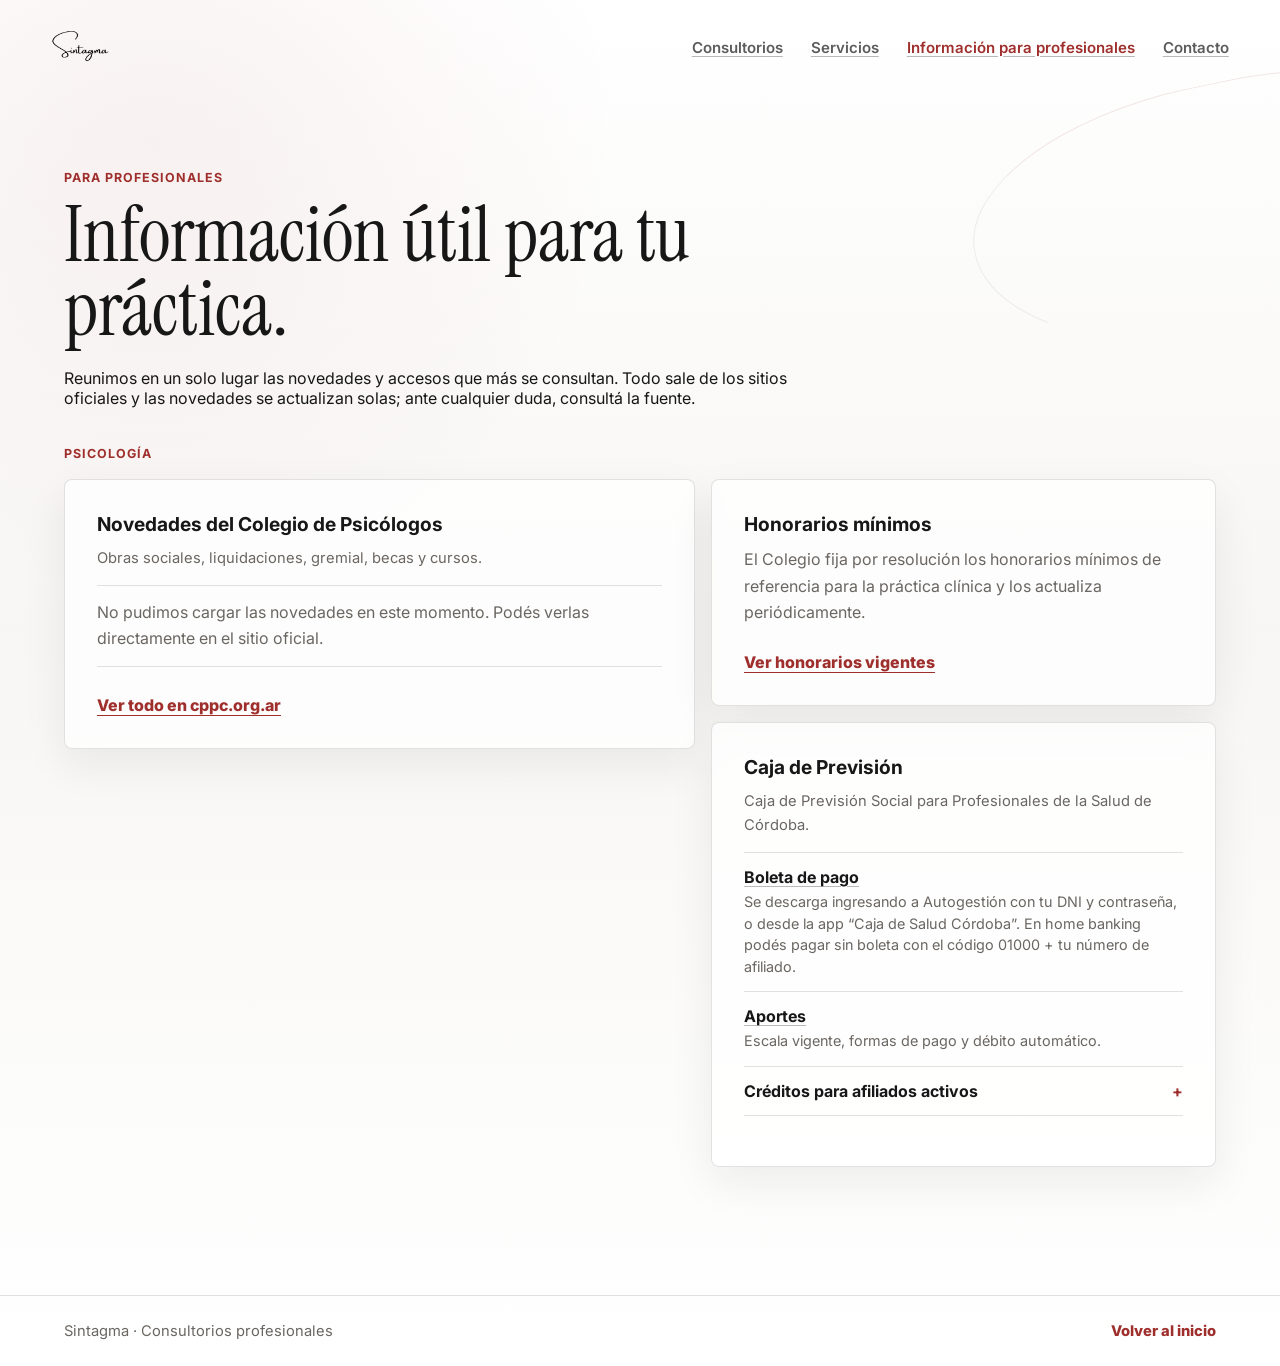
<file: profesionales.html>
<!doctype html>
<html lang="es">
  <head>
    <meta charset="utf-8">
    <meta name="viewport" content="width=device-width, initial-scale=1">
    <meta
      name="description"
      content="Información útil para profesionales: novedades del Colegio de Psicólogos de Córdoba, honorarios mínimos y accesos a la Caja de Previsión."
    >
    <title>Información para profesionales | Sintagma</title>
    <meta property="og:type" content="website">
    <meta property="og:locale" content="es_AR">
    <meta property="og:url" content="https://sintagmaconsultorios.com/profesionales">
    <meta property="og:title" content="Información para profesionales | Sintagma">
    <meta property="og:description" content="Novedades del Colegio de Psicólogos de Córdoba, honorarios mínimos y accesos a la Caja de Previsión.">
    <meta property="og:image" content="https://sintagmaconsultorios.com/assets/web/og-image-v2.jpg">
    <meta property="og:image:width" content="1200">
    <meta property="og:image:height" content="630">
    <meta name="twitter:card" content="summary_large_image">
    <link rel="preconnect" href="https://fonts.googleapis.com">
    <link rel="preconnect" href="https://fonts.gstatic.com" crossorigin>
    <link
      href="https://fonts.googleapis.com/css2?family=Inter:wght@400;500;600;700&family=Instrument+Serif:ital@0;1&display=swap"
      rel="stylesheet"
    >
    <link rel="stylesheet" href="styles.css">
  </head>
  <body>
    <header class="site-header" data-header>
      <a class="brand" href="index.html" aria-label="Ir al inicio">
        <img class="brand-logo" src="assets/web/logo.png" alt="" onerror="this.style.display='none'">
      </a>

      <button class="nav-toggle" type="button" aria-expanded="false" aria-controls="site-nav" aria-label="Abrir menú" data-nav-toggle>
        <span></span><span></span><span></span>
      </button>

      <nav class="site-nav" id="site-nav">
        <a href="index.html#espacios">Consultorios</a>
        <a href="index.html#amenities">Servicios</a>
        <a href="profesionales.html" aria-current="page">Información para profesionales</a>
        <a href="index.html#contacto">Contacto</a>
      </nav>
    </header>

    <main>
      <section class="section pro-page">
        <div class="section-heading">
          <p class="eyebrow">Para profesionales</p>
          <h2>Información útil para tu práctica.</h2>
          <p>
            Reunimos en un solo lugar las novedades y accesos que más se consultan. Todo sale de los sitios oficiales y
            las novedades se actualizan solas; ante cualquier duda, consultá la fuente.
          </p>
        </div>

        <p class="eyebrow pro-profession">Psicología</p>

        <div class="pro-grid">
          <article class="pro-card pro-news">
            <h3>Novedades del Colegio de Psicólogos</h3>
            <p class="pro-source">Obras sociales, liquidaciones, gremial, becas y cursos.</p>
            <ul class="pro-list" data-feed="cppc">
              <li class="pro-loading">Cargando novedades…</li>
            </ul>
            <a class="text-link" href="https://cppc.org.ar/" target="_blank" rel="noreferrer">Ver todo en cppc.org.ar</a>
          </article>

          <article class="pro-card">
            <h3>Honorarios mínimos</h3>
            <p>
              El Colegio fija por resolución los honorarios mínimos de referencia para la práctica clínica y los
              actualiza periódicamente.
            </p>
            <a class="text-link" href="https://cppc.org.ar/institucionales/" target="_blank" rel="noreferrer" data-honorarios>
              Ver honorarios vigentes
            </a>
          </article>

          <article class="pro-card">
            <h3>Caja de Previsión</h3>
            <p class="pro-source">Caja de Previsión Social para Profesionales de la Salud de Córdoba.</p>
            <ul class="pro-links">
              <li>
                <a href="https://cajasaludcba.org.ar:8844/AGCPSPS/nulogafbenwp.aspx" target="_blank" rel="noreferrer">Boleta de pago</a>
                <span>Se descarga ingresando a Autogestión con tu DNI y contraseña, o desde la app “Caja de Salud Córdoba”. En home banking podés pagar sin boleta con el código 01000 + tu número de afiliado.</span>
              </li>
              <li>
                <a href="https://cajasalud.com.ar/activos/aportes/" target="_blank" rel="noreferrer">Aportes</a>
                <span>Escala vigente, formas de pago y débito automático.</span>
              </li>
              <li>
                <details class="pro-group">
                  <summary>Créditos para afiliados activos</summary>
                  <ul>
                    <li><a href="https://cajasalud.com.ar/prestamo-personal-a-sola-firma/" target="_blank" rel="noreferrer">Crédito personal a sola firma</a></li>
                    <li><a href="https://cajasalud.com.ar/prestamo-personal-con-garantia-deotro-afiliado-o-con-garantia-de-terceros/" target="_blank" rel="noreferrer">Crédito personal con garantía</a></li>
                    <li><a href="https://cajasalud.com.ar/creditos-para-compra-de-equipamiento/" target="_blank" rel="noreferrer">Crédito para compra de equipamiento</a></li>
                  </ul>
                </details>
              </li>
            </ul>
            <div class="pro-recent" data-feed-wrap="caja" hidden>
              <p class="pro-source">Novedades recientes</p>
              <ul class="pro-list" data-feed="caja"></ul>
            </div>
          </article>
        </div>
      </section>
    </main>

    <footer class="site-footer">
      <p>Sintagma · Consultorios profesionales</p>
      <a href="index.html">Volver al inicio</a>
    </footer>

    <script src="nav.js"></script>
    <script src="profesionales.js"></script>
  </body>
</html>
</file>
<file: styles.css>
:root {
  --paper: #f7f6f4;
  --surface: #ffffff;
  --soft-gray: #ece9e6;
  --warm-gray: #d8d3cf;
  --ink: #171717;
  --charcoal: #2b2b2b;
  --muted: #6a6662;
  --red: #9f2f2c;
  --red-soft: #c9655f;
  --red-wash: #f4e3e0;
  --line: rgba(23, 23, 23, 0.12);
  --shadow: 0 24px 70px rgba(23, 23, 23, 0.12);
}

* {
  box-sizing: border-box;
}

html {
  scroll-behavior: smooth;
}

body {
  margin: 0;
  background:
    radial-gradient(circle at 12% 10%, rgba(159, 47, 44, 0.06), transparent 28%),
    linear-gradient(180deg, #ffffff 0%, var(--paper) 46%, #ffffff 100%);
  color: var(--ink);
  font-family: Inter, system-ui, -apple-system, BlinkMacSystemFont, "Segoe UI", sans-serif;
  letter-spacing: 0;
}

a {
  color: inherit;
  text-decoration: none;
}

.site-header {
  position: fixed;
  z-index: 20;
  top: 0;
  left: 0;
  right: 0;
  display: flex;
  align-items: center;
  justify-content: space-between;
  padding: 18px clamp(18px, 4vw, 56px);
  transition: background 180ms ease, box-shadow 180ms ease, padding 180ms ease;
}

.site-header.is-scrolled {
  background: rgba(255, 255, 255, 0.9);
  box-shadow: 0 12px 30px rgba(23, 23, 23, 0.08);
  backdrop-filter: blur(16px);
  padding-block: 12px;
}

.brand {
  display: inline-flex;
  align-items: center;
}

.brand-logo {
  width: 58px;
  height: 58px;
  object-fit: contain;
}

.site-nav {
  display: flex;
  align-items: center;
  gap: 28px;
  color: rgba(23, 23, 23, 0.7);
  font-size: 0.94rem;
  font-weight: 600;
}

.site-nav a {
  text-decoration: underline;
  text-underline-offset: 3px;
  text-decoration-color: rgba(23, 23, 23, 0.3);
  transition: color 160ms ease, text-decoration-color 160ms ease;
}

.site-nav a:hover {
  color: var(--red);
}

.hero {
  position: relative;
  min-height: 92vh;
  max-height: 980px;
  display: grid;
  align-items: center;
  padding: 108px clamp(18px, 5vw, 76px) 64px;
  overflow: hidden;
}

.hero::before,
.hero::after,
.section::before,
.contact-section::before {
  content: "";
  position: absolute;
  pointer-events: none;
  border: 1px solid rgba(159, 47, 44, 0.14);
  border-color: rgba(159, 47, 44, 0.14) transparent transparent rgba(23, 23, 23, 0.08);
  border-radius: 48% 52% 42% 58%;
  transform: rotate(-12deg);
}

.hero::before {
  width: min(56vw, 760px);
  height: min(30vw, 380px);
  right: -12vw;
  top: 18vh;
}

.hero::after {
  width: min(42vw, 560px);
  height: min(24vw, 320px);
  left: -16vw;
  bottom: 5vh;
  transform: rotate(16deg);
}

.hero-media {
  position: absolute;
  inset: 0;
  background:
    linear-gradient(90deg, rgba(247, 246, 244, 0.5) 0%, rgba(247, 246, 244, 0.38) 38%, rgba(247, 246, 244, 0.12) 62%, transparent 82%),
    url("assets/web/hero-consultorio.jpg");
  background-size: cover;
  background-position: 62% top;
}

.hero-content {
  position: relative;
  z-index: 1;
  max-width: 640px;
  padding: clamp(28px, 4vw, 44px);
  border-radius: 14px;
  background: rgba(255, 255, 255, 0.42);
  border: 1px solid rgba(255, 255, 255, 0.5);
  box-shadow: var(--shadow);
  backdrop-filter: blur(6px);
  -webkit-backdrop-filter: blur(6px);
}

.eyebrow {
  margin: 0 0 14px;
  color: var(--red);
  font-size: 0.78rem;
  font-weight: 700;
  letter-spacing: 0.08em;
  text-transform: uppercase;
}

h1,
h2,
h3,
p {
  margin-top: 0;
}

h1,
h2 {
  font-family: "Instrument Serif", Georgia, serif;
  font-weight: 400;
  line-height: 0.96;
  letter-spacing: 0;
}

h1 {
  margin-bottom: 22px;
  font-size: clamp(4.5rem, 14vw, 11rem);
}

h2 {
  margin-bottom: 22px;
  font-size: clamp(2.4rem, 6vw, 5rem);
}

h3 {
  margin-bottom: 10px;
  font-size: 1.05rem;
}

.hero-lead {
  max-width: 620px;
  color: var(--muted);
  font-size: clamp(1.08rem, 2vw, 1.38rem);
  line-height: 1.65;
}

.hero-actions,
.contact-actions {
  display: flex;
  flex-wrap: wrap;
  gap: 12px;
  margin-top: 30px;
}

.button {
  display: inline-flex;
  min-height: 48px;
  align-items: center;
  justify-content: center;
  gap: 8px;
  border-radius: 999px;
  padding: 0 22px;
  border: 1px solid transparent;
  font-weight: 700;
  transition: transform 160ms ease, border-color 160ms ease, background 160ms ease;
}

.button:hover {
  transform: translateY(-1px);
}

.button.primary {
  background: var(--ink);
  color: #ffffff;
}

.button.secondary {
  background: rgba(255, 255, 255, 0.92);
  border-color: rgba(23, 23, 23, 0.22);
  box-shadow: 0 6px 16px rgba(23, 23, 23, 0.06);
}

.hero-instagram {
  margin-top: 12px;
}

.scroll-cue {
  position: absolute;
  z-index: 1;
  right: clamp(18px, 4vw, 56px);
  bottom: 24px;
  padding: 8px 16px;
  border-radius: 999px;
  background: rgba(255, 255, 255, 0.78);
  backdrop-filter: blur(8px);
  color: rgba(23, 23, 23, 0.72);
  font-size: 0.82rem;
  font-weight: 700;
}

.intro-band {
  padding: 26px clamp(18px, 5vw, 76px);
  background: var(--surface);
  border-block: 1px solid var(--line);
}

.intro-grid {
  display: grid;
  grid-template-columns: minmax(0, 1.6fr) minmax(220px, 0.6fr);
  gap: 24px;
  align-items: stretch;
  max-width: 1180px;
  margin: 0 auto;
}

.intro-grid p {
  align-self: center;
  margin: 0;
  color: var(--muted);
  font-size: clamp(1.05rem, 1.6vw, 1.25rem);
  line-height: 1.65;
}

.intro-stat {
  display: flex;
  flex-direction: column;
  justify-content: center;
  padding-left: 18px;
  border-left: 1px solid var(--line);
}

.intro-stat strong,
.intro-stat span {
  display: block;
}

.intro-stat strong {
  margin-bottom: 6px;
  font-family: "Instrument Serif", Georgia, serif;
  font-size: 2rem;
  font-weight: 400;
  font-variant-numeric: lining-nums;
}

.intro-stat span {
  color: var(--muted);
  font-size: 0.9rem;
  line-height: 1.45;
}

.section,
.location-section,
.contact-section {
  position: relative;
  padding: clamp(72px, 10vw, 132px) clamp(18px, 5vw, 76px);
}

.section {
  overflow-x: clip;
}

.section::before {
  width: min(42vw, 560px);
  height: min(20vw, 260px);
  right: -18vw;
  top: 80px;
  opacity: 0.8;
}

.section > *,
.contact-section > * {
  position: relative;
  z-index: 1;
}

.section-heading {
  max-width: 760px;
  margin-bottom: 38px;
}

.section-heading.compact {
  max-width: 650px;
}

.consultorios-grid {
  display: grid;
  grid-template-columns: repeat(4, minmax(0, 1fr));
  gap: 18px;
}

.consultorio-card {
  display: grid;
  grid-template-rows: auto min-content;
  margin: 0;
}

.photo-placeholder {
  aspect-ratio: 4 / 5;
  overflow: hidden;
  border-radius: 8px;
  background: var(--soft-gray);
  box-shadow: var(--shadow);
  cursor: zoom-in;
}

.photo-placeholder img {
  display: block;
  width: 100%;
  height: 100%;
  object-fit: cover;
}

.consultorio-card:nth-child(1) img {
  object-position: center 58%;
}

.consultorio-card:nth-child(2) img {
  object-position: center 62%;
}

.consultorio-card:nth-child(3) img {
  object-position: center 60%;
}

.consultorio-card:nth-child(4) img {
  object-position: center 56%;
}

figcaption {
  display: grid;
  gap: 6px;
  margin-top: 12px;
  color: var(--muted);
  line-height: 1.55;
}

figcaption strong {
  color: var(--ink);
  font-size: 1.02rem;
}

.section-note {
  display: flex;
  flex-wrap: wrap;
  align-items: baseline;
  justify-content: space-between;
  gap: 12px;
  margin-top: 40px;
  padding-top: 24px;
  border-top: 1px solid var(--line);
}

.section-note p {
  margin: 0;
  max-width: 620px;
  color: var(--muted);
}

.section-note .text-link {
  margin-top: 0;
}

.amenities-section {
  position: relative;
  background: linear-gradient(180deg, rgba(244, 227, 224, 0.22), rgba(255, 255, 255, 0));
}

.amenities-grid {
  display: grid;
  grid-template-columns: repeat(3, minmax(0, 1fr));
  gap: 16px;
}

.amenities-grid article,
.info-panel,
.contact-card {
  border: 1px solid var(--line);
  border-radius: 8px;
  background: rgba(255, 255, 255, 0.78);
  box-shadow: 0 16px 44px rgba(23, 23, 23, 0.07);
}

.amenities-grid article {
  padding: 24px;
}

.amenities-grid p,
.info-panel li,
.contact-copy p,
.location-copy p {
  color: var(--muted);
  line-height: 1.65;
}

.icon {
  display: inline-flex;
  margin-bottom: 24px;
  color: var(--red-soft);
  font-family: "Instrument Serif", Georgia, serif;
  font-size: 2.5rem;
}

.details-copy {
  padding: clamp(72px, 10vw, 132px) clamp(18px, 5vw, 76px) 0;
}

.details-copy h2,
.details-copy p {
  max-width: 760px;
}

.details-strip {
  display: grid;
  grid-template-columns: 0.9fr 1.15fr 0.9fr;
  grid-auto-rows: 230px;
  gap: 16px;
  padding: 0 clamp(18px, 5vw, 76px) clamp(72px, 10vw, 132px);
}

.detail-card {
  margin: 0;
  overflow: hidden;
  border-radius: 8px;
  border: 1px solid var(--line);
  background: var(--surface);
  box-shadow: 0 16px 44px rgba(23, 23, 23, 0.07);
}

.detail-card.tall {
  grid-row: span 2;
}

.detail-card img {
  display: block;
  width: 100%;
  height: 100%;
  object-fit: cover;
}

.info-section {
  display: grid;
  grid-template-columns: 1fr 1fr;
  gap: 18px;
  padding: 0 clamp(18px, 5vw, 76px) clamp(72px, 10vw, 132px);
}

.info-panel {
  padding: clamp(28px, 5vw, 54px);
}

.info-panel.light {
  background: rgba(244, 227, 224, 0.28);
}

.info-panel h2,
.location-copy h2,
.contact-copy h2 {
  font-size: clamp(2.2rem, 4vw, 4rem);
}

.check-list {
  display: grid;
  gap: 14px;
  margin: 26px 0 0;
  padding: 0;
  list-style: none;
}

.check-list li {
  position: relative;
  padding-left: 28px;
}

.check-list li::before {
  content: "";
  position: absolute;
  left: 0;
  top: 0.58em;
  width: 9px;
  height: 9px;
  border-radius: 50%;
  background: var(--red);
}

.location-section {
  display: grid;
  grid-template-columns: 0.78fr 1.22fr;
  gap: 24px;
  align-items: stretch;
  background: var(--surface);
  border-block: 1px solid var(--line);
}

.location-copy {
  align-self: center;
}

.text-link {
  display: inline-flex;
  margin-top: 10px;
  color: var(--red);
  font-weight: 800;
  border-bottom: 1px solid currentColor;
}

.map-frame {
  min-height: 390px;
  overflow: hidden;
  border-radius: 8px;
  border: 1px solid var(--line);
  box-shadow: var(--shadow);
}

.map-frame iframe {
  width: 100%;
  height: 100%;
  border: 0;
}

.contact-section {
  display: grid;
  grid-template-columns: minmax(0, 0.92fr) minmax(320px, 0.72fr);
  gap: clamp(24px, 5vw, 76px);
  align-items: center;
}

.contact-section::before {
  width: min(46vw, 620px);
  height: min(22vw, 290px);
  left: -16vw;
  top: 90px;
  opacity: 0.72;
  transform: rotate(18deg);
}

.contact-copy {
  max-width: 680px;
}

.contact-email {
  margin-top: 18px;
}

.contact-card {
  display: grid;
  gap: 22px;
  margin: 0;
  padding: clamp(28px, 4vw, 44px);
}

.contact-card dt {
  color: var(--red);
  font-size: 0.74rem;
  font-weight: 700;
  letter-spacing: 0.08em;
  text-transform: uppercase;
}

.contact-card dd {
  margin: 6px 0 0;
  color: var(--ink);
  font-size: 1.05rem;
  line-height: 1.5;
  overflow-wrap: anywhere;
}

.contact-card a {
  color: inherit;
  text-decoration: underline;
  text-underline-offset: 3px;
}

.contact-email strong {
  color: var(--ink);
  font-weight: 600;
  overflow-wrap: anywhere;
  user-select: all;
}

.site-footer {
  display: flex;
  justify-content: space-between;
  gap: 18px;
  padding: 26px clamp(18px, 5vw, 76px);
  border-top: 1px solid var(--line);
  color: var(--muted);
  font-size: 0.92rem;
}

.site-footer p {
  margin: 0;
}

.site-footer a {
  font-weight: 800;
  color: var(--red);
}

body.lightbox-open {
  overflow: hidden;
}

.lightbox {
  position: fixed;
  z-index: 50;
  inset: 0;
  display: grid;
  place-items: center;
  padding: 24px;
  background: rgba(23, 23, 23, 0.92);
}

.lightbox[hidden] {
  display: none;
}

.lightbox-image {
  max-width: min(92vw, 1100px);
  max-height: 86vh;
  width: auto;
  height: auto;
  object-fit: contain;
  border-radius: 6px;
  box-shadow: var(--shadow);
}

.lightbox-close,
.lightbox-prev,
.lightbox-next {
  position: absolute;
  z-index: 1;
  display: grid;
  width: 44px;
  height: 44px;
  place-items: center;
  border: 1px solid rgba(255, 255, 255, 0.3);
  border-radius: 50%;
  background: rgba(255, 255, 255, 0.08);
  color: #ffffff;
  font-size: 1.4rem;
  line-height: 1;
}

.lightbox-close:hover,
.lightbox-prev:hover,
.lightbox-next:hover {
  background: rgba(255, 255, 255, 0.18);
}

.lightbox-close {
  top: 20px;
  right: 20px;
}

.lightbox-prev {
  left: 20px;
  top: 50%;
  transform: translateY(-50%);
}

.lightbox-next {
  right: 20px;
  top: 50%;
  transform: translateY(-50%);
}

.lightbox-counter {
  position: absolute;
  bottom: 20px;
  left: 50%;
  transform: translateX(-50%);
  margin: 0;
  color: rgba(255, 255, 255, 0.75);
  font-size: 0.85rem;
  font-weight: 600;
  letter-spacing: 0.04em;
}

@media (max-width: 560px) {
  .lightbox-close,
  .lightbox-prev,
  .lightbox-next {
    width: 38px;
    height: 38px;
    font-size: 1.2rem;
  }

  .lightbox-prev {
    left: 10px;
  }

  .lightbox-next {
    right: 10px;
  }

  .lightbox-close {
    top: 10px;
    right: 10px;
  }
}

@media (max-width: 900px) {
  .site-nav {
    gap: 16px;
    font-size: 0.82rem;
  }

  .hero {
    min-height: 88vh;
  }

  .intro-grid,
  .consultorios-grid,
  .amenities-grid,
  .details-strip,
  .info-section,
  .location-section,
  .contact-section {
    grid-template-columns: 1fr;
  }

  .photo-placeholder {
    min-height: 260px;
    aspect-ratio: 4 / 3;
  }

  .consultorio-card .photo-placeholder {
    aspect-ratio: 4 / 5;
  }

  .details-strip {
    grid-auto-rows: 230px;
  }

  .detail-card.tall {
    grid-row: auto;
  }
}

@media (max-width: 560px) {
  .site-header {
    padding-inline: 16px;
  }

  .brand-logo {
    width: 40px;
    height: 40px;
  }

  .site-nav {
    gap: 10px;
    font-size: 0.68rem;
  }

  .hero {
    padding: 96px 16px 70px;
  }

  h1 {
    font-size: clamp(4rem, 22vw, 6.8rem);
  }

  .button {
    width: 100%;
  }

  .intro-band,
  .section,
  .details-strip,
  .location-section,
  .contact-section,
  .info-section {
    padding-inline: 16px;
  }

  .intro-stat {
    padding: 18px 0 0;
    border-top: 1px solid var(--line);
    border-left: 0;
  }

  .map-frame {
    min-height: 320px;
  }

  .site-footer {
    flex-direction: column;
    padding-inline: 16px;
  }
}

.pro-page {
  min-height: 80vh;
  padding-top: clamp(124px, 14vw, 170px);
}

.pro-profession {
  margin-bottom: 18px;
}

.pro-grid {
  display: grid;
  grid-template-columns: minmax(0, 1.25fr) minmax(0, 1fr);
  gap: 16px;
  align-items: start;
}

.pro-card {
  padding: clamp(24px, 3vw, 32px);
  border: 1px solid var(--line);
  border-radius: 8px;
  background: rgba(255, 255, 255, 0.78);
  box-shadow: 0 16px 44px rgba(23, 23, 23, 0.07);
}

.pro-news {
  grid-row: span 2;
}

.pro-card h3 {
  font-size: 1.2rem;
}

.pro-card p {
  color: var(--muted);
  line-height: 1.65;
}

.pro-source {
  font-size: 0.92rem;
}

.pro-list,
.pro-links {
  display: grid;
  margin: 0 0 18px;
  padding: 0;
  list-style: none;
}

.pro-list li,
.pro-links li {
  display: grid;
  gap: 4px;
  padding: 14px 0;
  border-bottom: 1px solid var(--line);
}

.pro-list li:first-child,
.pro-links li:first-child {
  border-top: 1px solid var(--line);
}

.pro-list time {
  color: var(--muted);
  font-size: 0.8rem;
  font-weight: 600;
}

.pro-list a {
  font-weight: 600;
  line-height: 1.45;
}

.pro-list a:hover,
.pro-links a:hover {
  color: var(--red);
}

.pro-links a {
  font-weight: 700;
  text-decoration: underline;
  text-underline-offset: 3px;
  text-decoration-color: rgba(23, 23, 23, 0.3);
}

.pro-links span {
  color: var(--muted);
  font-size: 0.9rem;
  line-height: 1.5;
}

.pro-group summary {
  display: flex;
  justify-content: space-between;
  gap: 12px;
  font-weight: 700;
  cursor: pointer;
  list-style: none;
}

.pro-group summary::-webkit-details-marker {
  display: none;
}

.pro-group summary::after {
  content: "+";
  color: var(--red);
  font-weight: 700;
}

.pro-group[open] summary::after {
  content: "−";
}

.pro-group summary:hover {
  color: var(--red);
}

.pro-group ul {
  display: grid;
  gap: 10px;
  margin: 12px 0 2px;
  padding: 0 0 0 14px;
  border-left: 2px solid var(--red-wash);
  list-style: none;
}

.pro-links .pro-group li {
  padding: 0;
  border: 0;
}

.pro-list .pro-loading {
  color: var(--muted);
  line-height: 1.6;
}

.pro-recent {
  margin-top: 22px;
}

.site-nav a[aria-current="page"] {
  color: var(--red);
}

@media (max-width: 900px) {
  .pro-grid {
    grid-template-columns: 1fr;
  }

  .pro-news {
    grid-row: auto;
  }
}

.nav-toggle {
  display: none;
}

@media (max-width: 760px) {
  .nav-toggle {
    display: grid;
    gap: 5px;
    width: 44px;
    height: 44px;
    place-content: center;
    padding: 0;
    border: 1px solid rgba(23, 23, 23, 0.18);
    border-radius: 50%;
    background: rgba(255, 255, 255, 0.92);
    cursor: pointer;
  }

  .nav-toggle span {
    display: block;
    width: 18px;
    height: 2px;
    border-radius: 2px;
    background: var(--ink);
    transition: transform 180ms ease, opacity 180ms ease;
  }

  .nav-open .nav-toggle span:nth-child(1) {
    transform: translateY(7px) rotate(45deg);
  }

  .nav-open .nav-toggle span:nth-child(2) {
    opacity: 0;
  }

  .nav-open .nav-toggle span:nth-child(3) {
    transform: translateY(-7px) rotate(-45deg);
  }

  .site-header.nav-open {
    background: #ffffff;
    box-shadow: 0 12px 30px rgba(23, 23, 23, 0.08);
  }

  .site-nav {
    position: absolute;
    top: 100%;
    left: 0;
    right: 0;
    display: none;
    flex-direction: column;
    align-items: stretch;
    gap: 0;
    padding: 4px 16px 18px;
    background: #ffffff;
    border-top: 1px solid var(--line);
    box-shadow: 0 18px 30px rgba(23, 23, 23, 0.1);
    color: var(--ink);
    font-size: 1.05rem;
  }

  .nav-open .site-nav {
    display: flex;
  }

  .site-nav a {
    padding: 14px 0;
    border-bottom: 1px solid var(--line);
    text-decoration: none;
    line-height: 1.35;
  }
}
</file>
